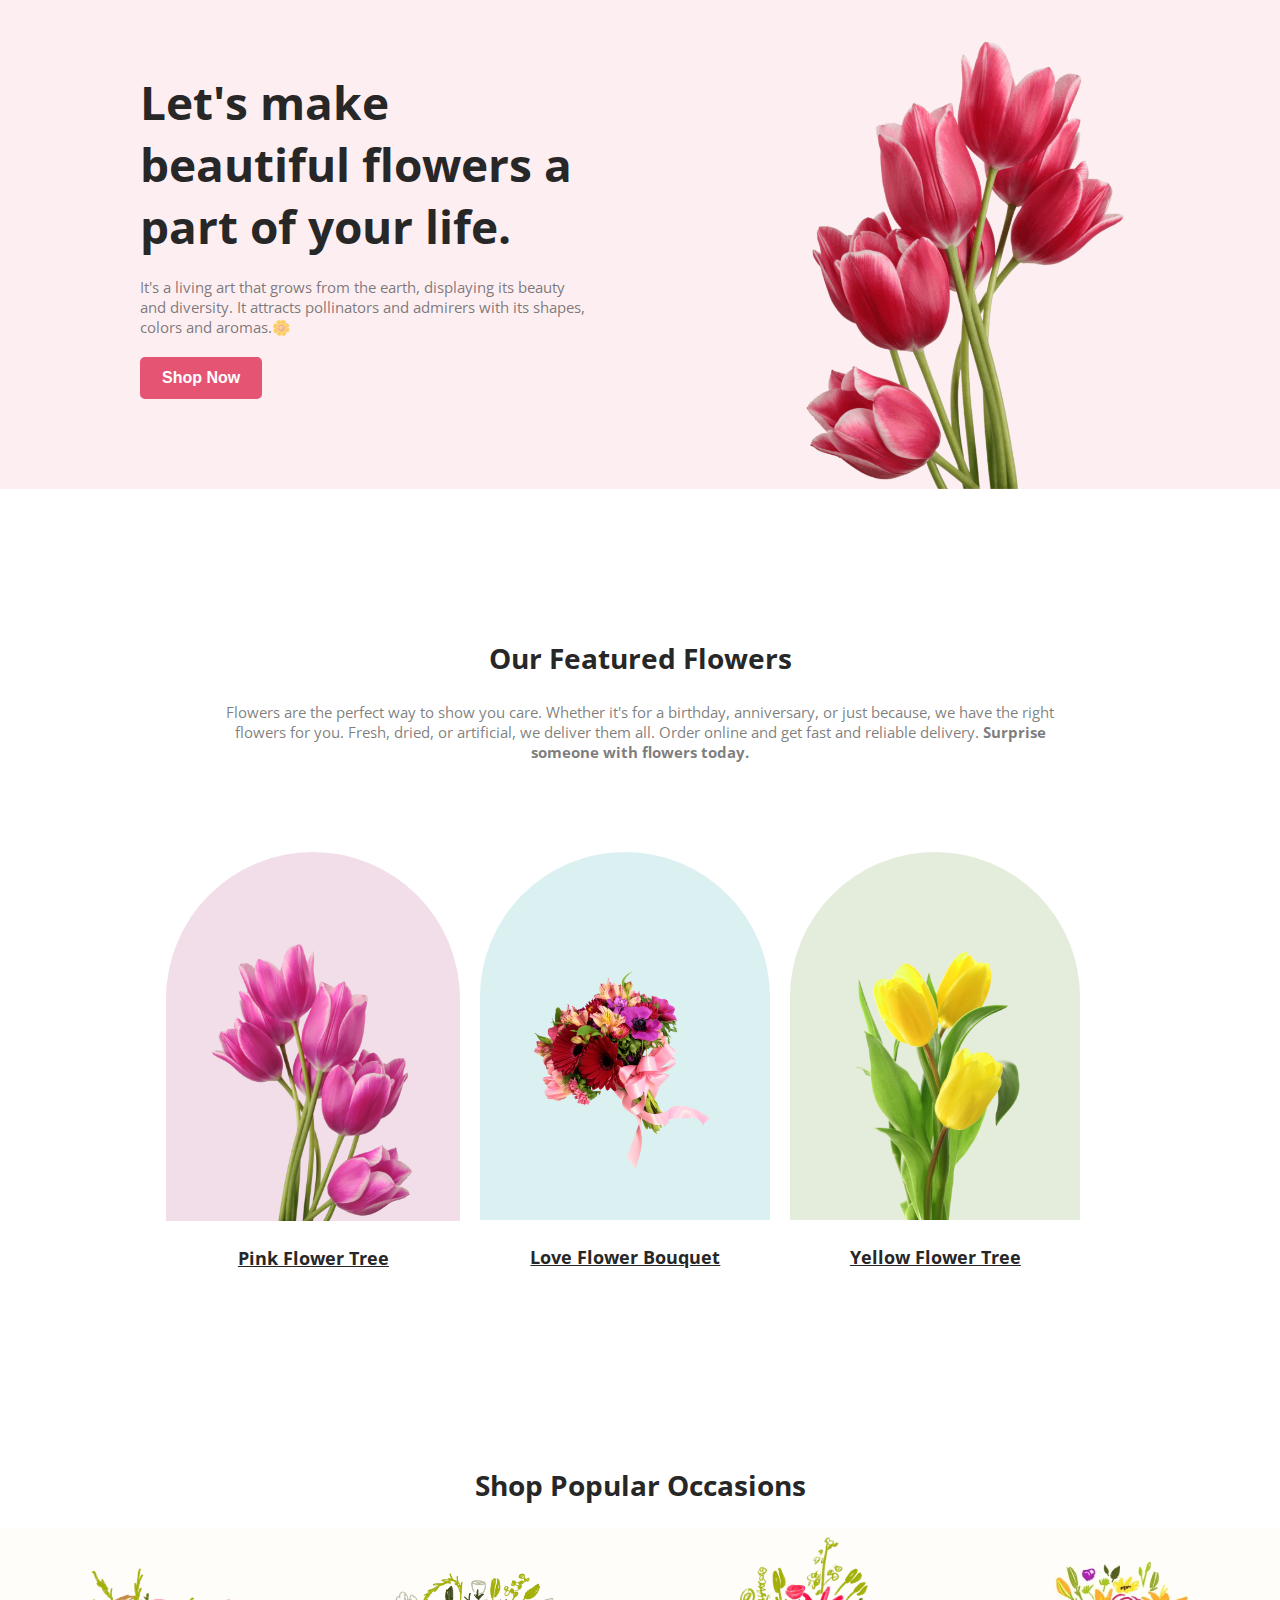
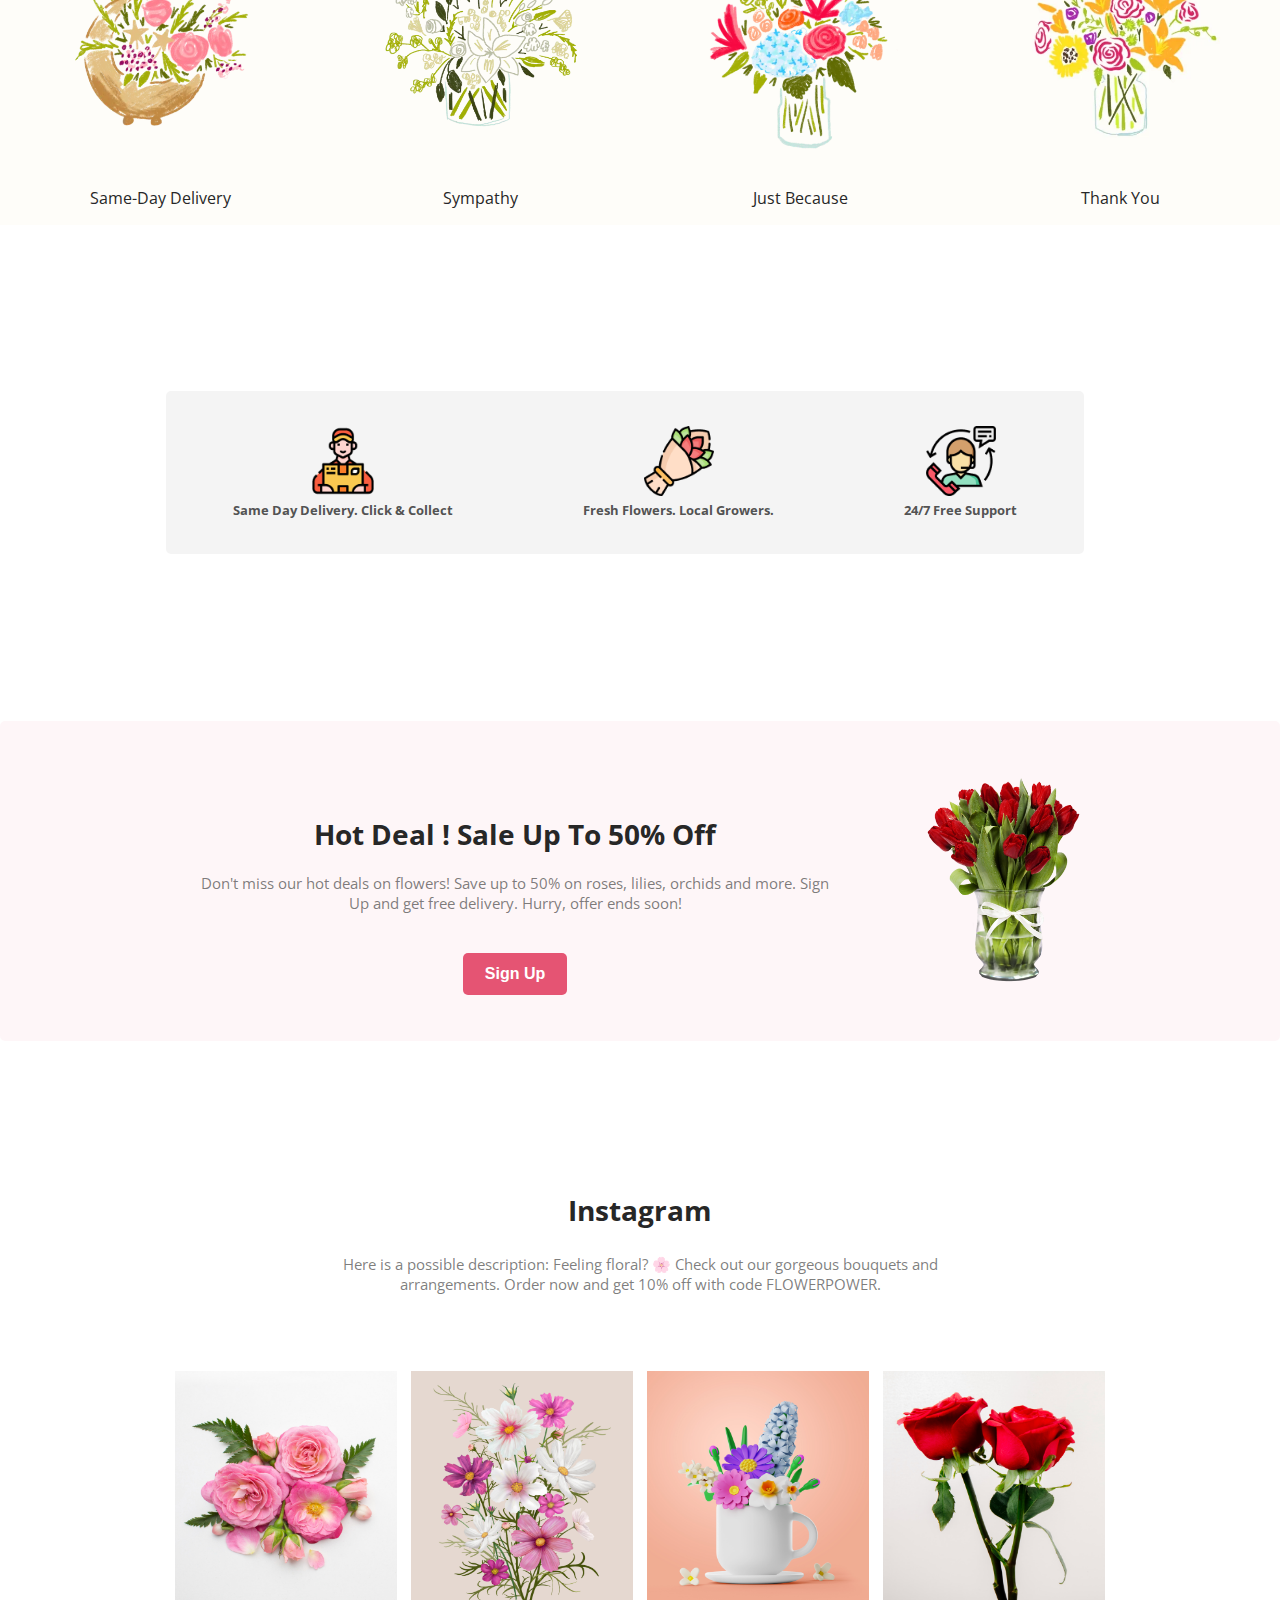
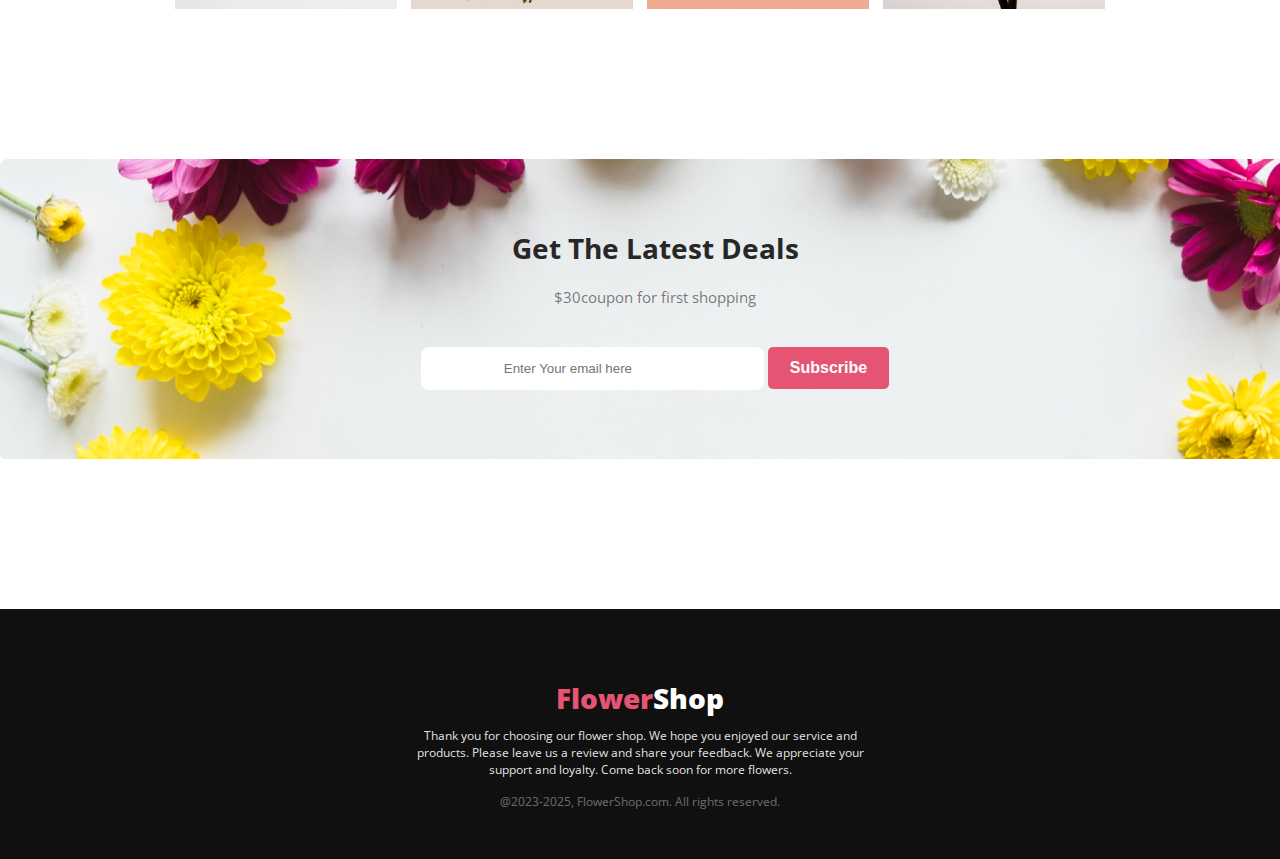
<file: index.html>
<!DOCTYPE html>
<html lang="en">
<head>
    <meta charset="UTF-8">
    <meta name="viewport" content="width=device-width, initial-scale=1.0">
    <title>Flowers Shop</title>
    <link rel="preconnect" href="https://fonts.googleapis.com">

    <!-- here's the font family -->
    <link rel="preconnect" href="https://fonts.gstatic.com" crossorigin>
    <link href="https://fonts.googleapis.com/css2?family=Open+Sans:wght@400;700;800&display=swap" rel="stylesheet">

    <!-- here's linkup with css -->
    <link rel="stylesheet" href="style.css">
</head>

<body>

    <header>
        <div class="header_container">
            <div class="header_info">
                <h1 class="header_title">Let's make beautiful flowers a part of your life.</h1>
                <p class="header_description">It's a living art that grows from the earth, displaying its beauty and diversity. It attracts pollinators and admirers with its shapes, colors and aromas.🌼</p>
                <button class="primary_button">Shop Now</button>
            </div>   
            <img class="header_image" src="./flower_assets/header.png" alt="red flower">
        </div>
    </header>

    <main>
        <!-- this is a featured section -->
         <section>
            <div class="featured_info">
                <h3 class="primary_title">Our Featured Flowers</h3>
                <p id="featured_description" class="primary_description">Flowers are the perfect way to show you care. Whether it's for a birthday, anniversary, or just because, we have the right flowers for you. Fresh, dried, or artificial, we deliver them all. Order online and get fast and reliable delivery. <strong>Surprise someone with flowers today.</strong></p>
            </div>
            <div class="featured_list_container">
                <div class="featured_list">
                    <img src="./flower_assets/featured1.png" alt="pink flower tree" class="featured_image_1">
                    <h4 class="featured_image_title">Pink Flower Tree</h4>
                </div>
                <div class="featured_list">
                    <img src="./flower_assets/featured2.png" alt="bundle flower" class="featured_image_2">
                    <h4 class="featured_image_title">Love Flower Bouquet</h4>
                </div>
                <div class="featured_list">
                    <img src="./flower_assets/featured3.png" alt="yellow flower tree" class="featured_image_3">
                    <h4 class="featured_image_title">Yellow Flower Tree</h4>
                </div>
            </div>
         </section>

         <!-- this is a shopping section -->
         <section>
            <h3 id="shopping_header" class="primary_title">Shop Popular Occasions</h3>
            <div class="shop_container">
                <div class="shop_items">
                    <a class="shop_link" href="http://">
                        <img src="./flower_assets/flower_shop1.png" alt="same-day delivery" class="flower_image">
                        <p class="flower_title">Same-Day Delivery</p>
                    </a>
                </div>
                <div class="shop_items">
                    <a class="shop_link" href="http://">
                        <img src="./flower_assets/flower_shop2.png" alt="sympathy" class="flower_image">
                        <p class="flower_title">Sympathy</p>
                    </a>
                </div>
                <div class="shop_items">
                    <a class="shop_link" href="http://">
                        <img src="./flower_assets/flower_shop3.png" alt="just because" class="flower_image">
                        <p class="flower_title">Just Because</p>
                    </a>
                </div>
                <div class="shop_items">
                    <a class="shop_link" href="http://">
                        <img src="./flower_assets/flower_shop4.png" alt="thank you" class="flower_image">
                        <p class="flower_title">Thank You</p>
                    </a>
                </div>
            </div>
         </section>

         <!-- this is a service section -->
         <section>
            <div class="service_container">
                <div class="service_info">
                    <img src="./flower_assets/service1.png" alt="delivery man" class="service_image">
                    <p class="service_title">Same Day Delivery. Click & Collect</p>
                </div>
                <div class="service_info">
                    <img src="./flower_assets/service2.png" alt="flower bouquet" class="service_image">
                    <p class="service_title">Fresh Flowers. Local Growers.</p>
                </div>
                <div class="service_info">
                    <img src="./flower_assets/service3.png" alt="support section" class="service_image">
                    <p class="service_title">24/7 Free Support</p>
                </div>
            </div>
         </section>

         <!-- this is a discount section -->
         <section>
            <div class="discount_container">
                <div class="discount_info">
                    <h3 class="primary_title">Hot Deal ! Sale Up To 50% Off</h3>
                    <p class="primary_description">Don't miss our hot deals on flowers! Save up to 50% on roses, lilies, orchids and more. Sign Up and get free delivery. Hurry, offer ends soon!</p>
                    <button class="primary_button">Sign Up</button>
                </div>
                <img src="./flower_assets/offer.png" alt="glass bouquet" class="discount_image">
            </div>
         </section>

         <!-- this is a social section -->
         <section>
                <h3 class="primary_title">Instagram</h3>
                <p id="social_description" class="primary_description">Here is a possible description:

                    Feeling floral? 🌸 Check out our gorgeous bouquets and arrangements. Order now and get 10% off with code FLOWERPOWER.</p>
            <div class="social_images">
                <img src="./flower_assets/social1.png" alt="pink flower" class="social_image">
                <img src="./flower_assets/social2.png" alt="pink & white flower" class="social_image">
                <img src="./flower_assets/social3.png" alt="multi bouquet" class="social_image">
                <img src="./flower_assets/social4.png" alt="red roses" class="social_image">
            </div>
         </section>

         <!-- this is a quote section -->
         <section>
            <div class="quote_container">
                    <div class="quote_info">
                        <h3 id="quote_title", class="primary_title">Get The Latest Deals</h3>
                        <p class="primary_description">$30coupon for first shopping</p>
                        <input type="text" placeholder="Enter Your email here"></input>
                        <button class="primary_button">Subscribe</button>
                    </div>
                </div>
            </div>
         </section>
    </main>

    <footer>
        <div class="end_container">
            <h2 class="end_title">Flower<span>Shop</span></h2>
            <h4 class="end_description">Thank you for choosing our flower shop. We hope you enjoyed our service and products. Please leave us a review and share your feedback. We appreciate your support and loyalty. Come back soon for more flowers.</h4>
            <p class="copy_right">@2023-2025, FlowerShop.com. All rights reserved. </p>
        </div>
    </footer>

    
</body>
</html>
</file>
<file: style.css>
/* common shared style */
body{
    font-family: 'Open Sans', sans-serif;
    margin: 0;
    padding: 0; 
}

.primary_button{
    border-radius: 5px;
    background: #E55473;
    padding: 12px 22px;
    cursor: pointer;
    border: 0;
    color: #FFF;
    font-size: 16px;
    font-weight: 700;
}

.primary_title{
    color: #272727;
    text-align: center;
    font-size: 28px;
    font-weight: 700;
    margin: 150px 0 0 0;
}

.primary_description{
    color: rgba(39, 39, 39, 0.60);
    text-align: center;
    font-size: 15px;
    font-weight: 400;
    margin: 20px 0 40px 0;
} 

/* header section style */
.header_container{
    background-color: rgba(229, 84, 115, 0.10);
    display: flex;
    gap: 200px;
}

.header_info{
    margin: 40px 0 90px 140px;
}

.header_title{
    color: #272727;
    font-size: 46px;
    font-weight: 700;
    margin-bottom: 20px;
}

.header_description{
    color: rgba(39, 39, 39, 0.60);
    font-size: 15px;
    font-weight: 400;
    margin-bottom: 20px;
}

.header_image{
    width: 350px;
    margin: 40px 140px 0 0;
}

/* featured section style */
.featured_list_container{
    display: flex;
    gap: 20px;
    margin: 13%;
    margin-top: 0;
}

.featured_info{
    margin-bottom: 90px;
}

#featured_description{
    margin: 2% 17% 6% 17%;
}

.featured_image_1{
    width: 200px;
    border-radius: 300px 300px 0px 0px;
    background: rgba(167, 33, 98, 0.15);
    padding: 92px 48px 0 46px;
}
.featured_image_2{
    width: 200px;
    border-radius: 300px 300px 0px 0px;
    background: rgba(5, 151, 160, 0.15);
    background-size: 250px 450px;
    padding: 117px 45px 51px 45px;
}

.featured_image_3{
    width: 200px;
    border-radius: 300px 300px 0px 0px;
    background: rgba(71, 125, 17, 0.15);
    padding: 68px 45px 0 45px;
}

.featured_image_title{
    color: #272727;
    text-align: center;
    font-size: 18px;
    font-weight: 700;
    line-height: 35px;
    text-decoration-line: underline;
    margin-top: 15px;
}

/* shopping section style */
.shop_container{
    display: flex;
    align-items: center;
    justify-content: center;
    background-color: #fefdf9;
    text-align: center;
}

#shopping_header{
    margin-bottom: 2%;
}

.flower_image{
    width: 65%;
}

a {
    text-decoration: none;
    color: #272727;
}

a:hover{
    text-decoration: underline;
}

/* service section style */
.service_container{
    display: flex;
    align-items: center;
    justify-content: center;
    margin: 13%;
    background-color:rgba(39, 39, 39, 0.05);
    border-radius: 5px;
    width: 918px;
}

.service_info{
    padding: 35px 65px 35px 65px;
    text-align: center;
}

.service_image{
    width: 70px;
}

.service_title{
    color: rgba(39, 39, 39, 0.80);
    font-size: 13px;
    font-weight: 700;
    margin: 0;
}

/* discount section style */
.discount_container{
    display: flex;
    align-items: center;
    justify-content: center;
    background-size: 961px;
    height: 320px;
    border-radius: 5px;
    background: rgba(229, 84, 115, 0.05);
    margin: 90px 0;
    gap: 90px
}

.discount_info{
    text-align: center;
    width: 50%;
    margin-bottom: 8%;
}

.discount_image{
    width: 160px;
}

/* social section style */
.social_info{
    display: flex;
    width: 594px;
    flex-direction: column;
    width: 50%;
}

#social_description{
    margin: 2% 25% 6% 25%;
}

.social_images{
    display: flex;
    justify-content: center;
    gap: 14px;
}
.social_image{
    width: 222px;
    height: 238px;
}

/* quote section style */
.quote_container{
    border-radius: 5px;
    text-align: center;
    margin: auto;
    background-image: url('flower_assets/background.jpg');
    width: 1440px;
    height: 300px;
    background-repeat: no-repeat;
}

.quote_info{
    margin: 10px 130px 0 0
}
input{
    padding: 14px 83px;
    border-style: none;
    border-radius: 8px;
    background: #FFF;
    margin: 0;
}

#quote_title{
    padding-top: 70px;
}

/* footer section style */
.end_container{
    width: auto;
    height: 250px;
    background: #111010;
    text-align: center;
    margin-top: 150px;
}

.end_title{
    color: #E55473;
    font-size: 28px;
    font-weight: 800;
    padding: 70px 0 10px 0;
    margin: 0;
}

span {
    color: #FFF;
}

.end_description{
    color: rgba(255, 255, 255, 0.90);
    text-align: center;
    font-size: 12px;
    font-weight: 400;
    margin: 0 400px;
}

.copy_right{
    color: rgba(255, 255, 255, 0.40);
    text-align: center;
    font-size: 12px;
    font-weight: 400;
    margin-top: 15px;
}
</file>
